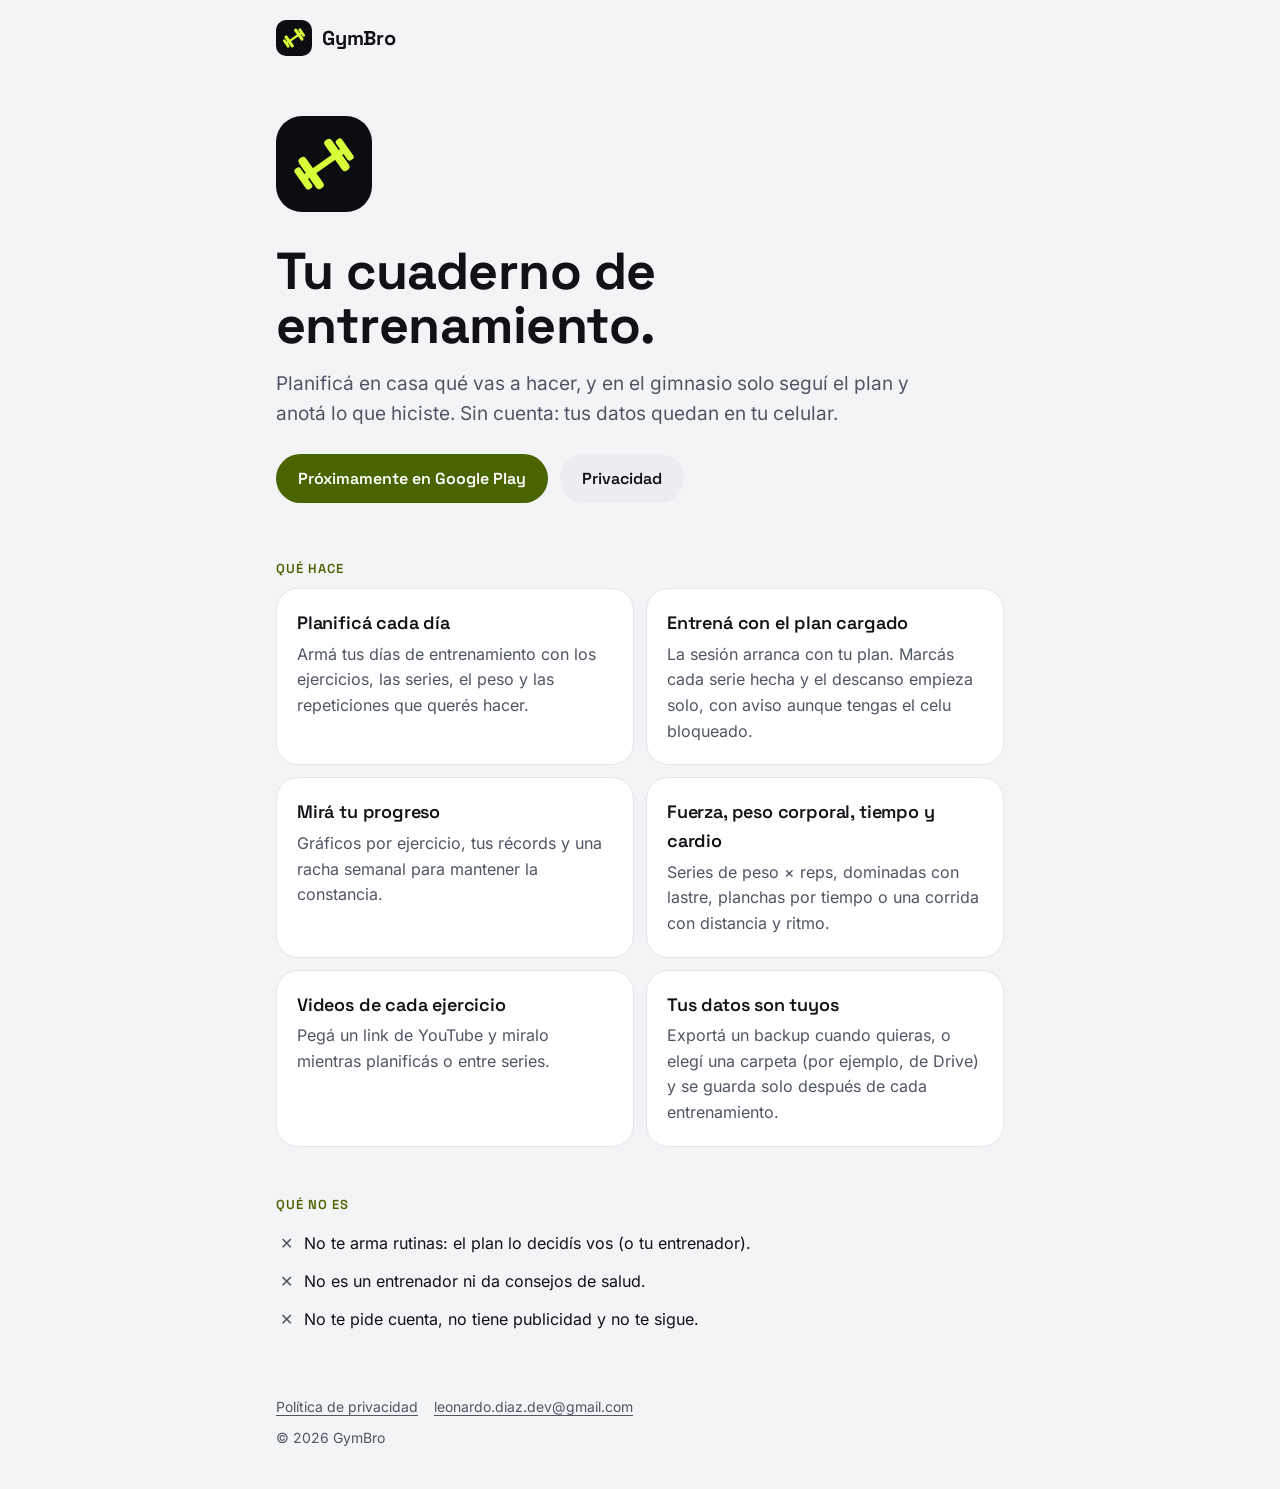
<file: index.html>
<!doctype html>
<html lang="es">
<head>
  <meta charset="utf-8">
  <meta name="viewport" content="width=device-width, initial-scale=1">
  <title>GymBro · Tu cuaderno de entrenamiento</title>
  <meta name="description" content="GymBro es tu cuaderno de entrenamiento: planificá en casa y entrená en el gimnasio. Sin cuenta, tus datos quedan en tu celular.">
  <meta name="theme-color" content="#0C0D10">
  <link rel="icon" href="img/icon.svg" type="image/svg+xml">
  <link rel="icon" href="img/favicon.png" type="image/png">
  <link rel="stylesheet" href="styles.css">
</head>
<body>
<header class="bar">
  <a class="brand" href="./"><img src="img/icon.svg" alt="">GymBro</a>
</header>

<main>
  <section class="hero">
    <img class="logo" src="img/icon.svg" alt="Ícono de GymBro">
    <h1>Tu cuaderno de entrenamiento.</h1>
    <p class="lead">Planificá en casa qué vas a hacer, y en el gimnasio solo seguí el plan y anotá lo que hiciste. Sin cuenta: tus datos quedan en tu celular.</p>
    <div class="actions">
      <span class="pill primary">Próximamente en Google Play</span>
      <a class="pill ghost" href="privacidad.html">Privacidad</a>
    </div>
  </section>

  <p class="eyebrow">QUÉ HACE</p>
  <div class="grid">
    <div class="card">
      <h3>Planificá cada día</h3>
      <p>Armá tus días de entrenamiento con los ejercicios, las series, el peso y las repeticiones que querés hacer.</p>
    </div>
    <div class="card">
      <h3>Entrená con el plan cargado</h3>
      <p>La sesión arranca con tu plan. Marcás cada serie hecha y el descanso empieza solo, con aviso aunque tengas el celu bloqueado.</p>
    </div>
    <div class="card">
      <h3>Mirá tu progreso</h3>
      <p>Gráficos por ejercicio, tus récords y una racha semanal para mantener la constancia.</p>
    </div>
    <div class="card">
      <h3>Fuerza, peso corporal, tiempo y cardio</h3>
      <p>Series de peso × reps, dominadas con lastre, planchas por tiempo o una corrida con distancia y ritmo.</p>
    </div>
    <div class="card">
      <h3>Videos de cada ejercicio</h3>
      <p>Pegá un link de YouTube y miralo mientras planificás o entre series.</p>
    </div>
    <div class="card">
      <h3>Tus datos son tuyos</h3>
      <p>Exportá un backup cuando quieras, o elegí una carpeta (por ejemplo, de Drive) y se guarda solo después de cada entrenamiento.</p>
    </div>
  </div>

  <p class="eyebrow">QUÉ NO ES</p>
  <ul class="not">
    <li>No te arma rutinas: el plan lo decidís vos (o tu entrenador).</li>
    <li>No es un entrenador ni da consejos de salud.</li>
    <li>No te pide cuenta, no tiene publicidad y no te sigue.</li>
  </ul>
</main>

<footer>
  <nav>
    <a href="privacidad.html">Política de privacidad</a>
    <a href="mailto:leonardo.diaz.dev@gmail.com">leonardo.diaz.dev@gmail.com</a>
  </nav>
  <div>© 2026 GymBro</div>
</footer>
</body>
</html>
</file>
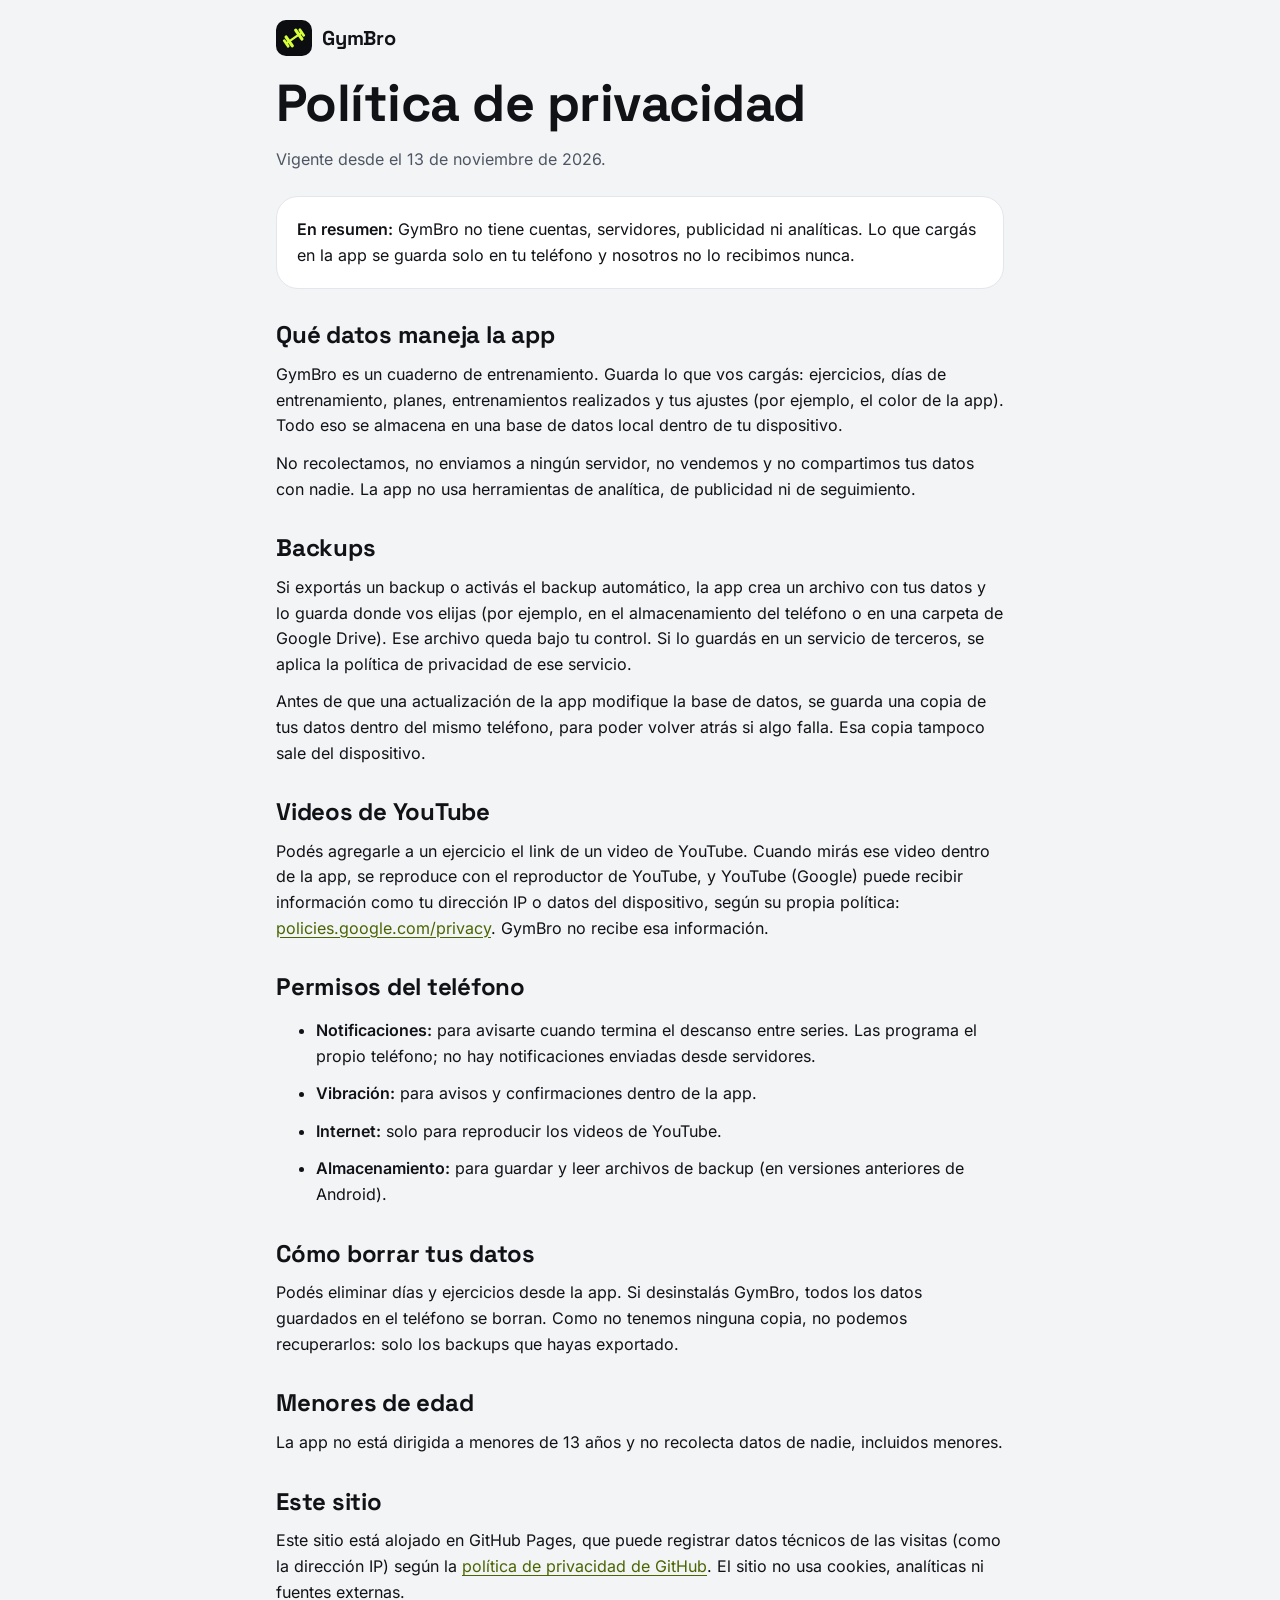
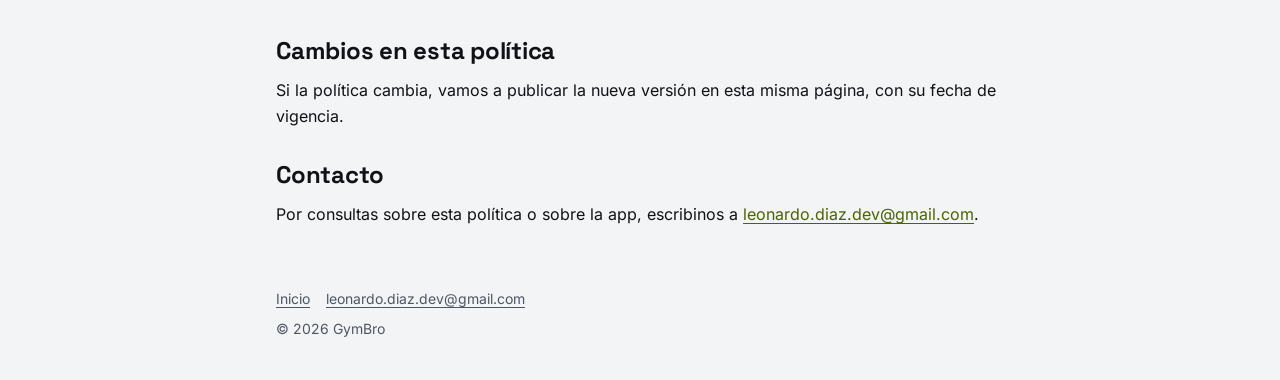
<file: privacidad.html>
<!doctype html>
<html lang="es">
<head>
  <meta charset="utf-8">
  <meta name="viewport" content="width=device-width, initial-scale=1">
  <title>GymBro · Política de privacidad</title>
  <meta name="description" content="Política de privacidad de GymBro: sin cuentas, servidores, publicidad ni analíticas. Tus datos quedan en tu celular.">
  <meta name="theme-color" content="#0C0D10">
  <link rel="icon" href="img/icon.svg" type="image/svg+xml">
  <link rel="icon" href="img/favicon.png" type="image/png">
  <link rel="stylesheet" href="styles.css">
</head>
<body>
<header class="bar">
  <a class="brand" href="./"><img src="img/icon.svg" alt="">GymBro</a>
</header>

<main class="policy">
  <h1>Política de privacidad</h1>
  <p class="muted">Vigente desde el 13 de noviembre de 2026.</p>

  <div class="card">
    <strong>En resumen:</strong> GymBro no tiene cuentas, servidores, publicidad ni analíticas. Lo que cargás en la
    app se guarda solo en tu teléfono y nosotros no lo recibimos nunca.
  </div>

  <h2>Qué datos maneja la app</h2>
  <p>
    GymBro es un cuaderno de entrenamiento. Guarda lo que vos cargás: ejercicios, días de entrenamiento, planes,
    entrenamientos realizados y tus ajustes (por ejemplo, el color de la app). Todo eso se almacena en una base de
    datos local dentro de tu dispositivo.
  </p>
  <p>
    No recolectamos, no enviamos a ningún servidor, no vendemos y no compartimos tus datos con nadie. La app no
    usa herramientas de analítica, de publicidad ni de seguimiento.
  </p>

  <h2>Backups</h2>
  <p>
    Si exportás un backup o activás el backup automático, la app crea un archivo con tus datos y lo guarda donde
    vos elijas (por ejemplo, en el almacenamiento del teléfono o en una carpeta de Google Drive). Ese archivo queda
    bajo tu control. Si lo guardás en un servicio de terceros, se aplica la política de privacidad de ese servicio.
  </p>
  <p>
    Antes de que una actualización de la app modifique la base de datos, se guarda una copia de tus datos dentro
    del mismo teléfono, para poder volver atrás si algo falla. Esa copia tampoco sale del dispositivo.
  </p>

  <h2>Videos de YouTube</h2>
  <p>
    Podés agregarle a un ejercicio el link de un video de YouTube. Cuando mirás ese video dentro de la app, se
    reproduce con el reproductor de YouTube, y YouTube (Google) puede recibir información como tu dirección IP o
    datos del dispositivo, según su propia política:
    <a href="https://policies.google.com/privacy">policies.google.com/privacy</a>. GymBro no recibe esa información.
  </p>

  <h2>Permisos del teléfono</h2>
  <ul>
    <li><strong>Notificaciones:</strong> para avisarte cuando termina el descanso entre series. Las programa el
      propio teléfono; no hay notificaciones enviadas desde servidores.</li>
    <li><strong>Vibración:</strong> para avisos y confirmaciones dentro de la app.</li>
    <li><strong>Internet:</strong> solo para reproducir los videos de YouTube.</li>
    <li><strong>Almacenamiento:</strong> para guardar y leer archivos de backup (en versiones anteriores de Android).</li>
  </ul>

  <h2>Cómo borrar tus datos</h2>
  <p>
    Podés eliminar días y ejercicios desde la app. Si desinstalás GymBro, todos los datos guardados en el teléfono
    se borran. Como no tenemos ninguna copia, no podemos recuperarlos: solo los backups que hayas exportado.
  </p>

  <h2>Menores de edad</h2>
  <p>La app no está dirigida a menores de 13 años y no recolecta datos de nadie, incluidos menores.</p>

  <h2>Este sitio</h2>
  <p>
    Este sitio está alojado en GitHub Pages, que puede registrar datos técnicos de las visitas (como la dirección IP)
    según la <a href="https://docs.github.com/es/site-policy/privacy-policies/github-general-privacy-statement">política de privacidad de GitHub</a>.
    El sitio no usa cookies, analíticas ni fuentes externas.
  </p>

  <h2>Cambios en esta política</h2>
  <p>
    Si la política cambia, vamos a publicar la nueva versión en esta misma página, con su fecha de vigencia.
  </p>

  <h2>Contacto</h2>
  <p>Por consultas sobre esta política o sobre la app, escribinos a
    <a href="mailto:leonardo.diaz.dev@gmail.com">leonardo.diaz.dev@gmail.com</a>.</p>
</main>

<footer>
  <nav>
    <a href="./">Inicio</a>
    <a href="mailto:leonardo.diaz.dev@gmail.com">leonardo.diaz.dev@gmail.com</a>
  </nav>
  <div>© 2026 GymBro</div>
</footer>
</body>
</html>
</file>
<file: styles.css>
/* GymBro web — same "Volt" identity as the app (colors from theme/colors.ts). */

@font-face { font-family: "Space Grotesk"; font-weight: 600; font-display: swap; src: url("fonts/SpaceGrotesk_600SemiBold.ttf") format("truetype"); }
@font-face { font-family: "Space Grotesk"; font-weight: 700; font-display: swap; src: url("fonts/SpaceGrotesk_700Bold.ttf") format("truetype"); }
@font-face { font-family: "Inter"; font-weight: 400; font-display: swap; src: url("fonts/Inter_400Regular.ttf") format("truetype"); }
@font-face { font-family: "Inter"; font-weight: 600; font-display: swap; src: url("fonts/Inter_600SemiBold.ttf") format("truetype"); }

:root {
  color-scheme: dark light;
  --bg: #0C0D10;
  --surface: #16181D;
  --surface-2: #22252D;
  --border: transparent;
  --text: #F2F3F5;
  --muted: #A3A9B6;
  --accent: #D7FF3A;
  --on-accent: #0C0D10;
  --display: "Space Grotesk", system-ui, sans-serif;
  --body: "Inter", system-ui, -apple-system, "Segoe UI", Roboto, sans-serif;
}
@media (prefers-color-scheme: light) {
  :root {
    --bg: #F3F4F6;
    --surface: #FFFFFF;
    --surface-2: #EBEDF1;
    --border: #E3E6EB;
    --text: #101216;
    --muted: #4F5663;
    --accent: #4A6400;
    --on-accent: #FFFFFF;
  }
}

* { box-sizing: border-box; }
html { -webkit-text-size-adjust: 100%; }
body { margin: 0; background: var(--bg); color: var(--text); font: 400 16px/1.6 var(--body); }
main, .bar, footer { max-width: 760px; margin: 0 auto; padding-left: 16px; padding-right: 16px; }
a { color: var(--accent); text-underline-offset: 3px; }
h1, h2, h3, .brand { font-family: var(--display); font-weight: 700; letter-spacing: -0.01em; }
h1 { font-size: clamp(34px, 8vw, 52px); line-height: 1.05; margin: 0 0 16px; }
h2 { font-size: 24px; line-height: 1.2; margin: 48px 0 12px; }
h3 { font-size: 18px; font-weight: 600; margin: 0 0 4px; }
p, li { margin: 0 0 12px; }
.muted { color: var(--muted); }

.bar { display: flex; align-items: center; justify-content: space-between; padding-top: 20px; padding-bottom: 20px; }
.brand { display: flex; align-items: center; gap: 10px; font-size: 20px; color: var(--text); text-decoration: none; }
.brand img { width: 36px; height: 36px; border-radius: 10px; }

.hero { padding: 40px 0 8px; }
.hero .logo { width: 96px; height: 96px; border-radius: 26px; margin-bottom: 24px; }
.lead { font-size: 19px; color: var(--muted); max-width: 34em; }

.pill { display: inline-block; padding: 12px 22px; border-radius: 999px; font-family: var(--display); font-weight: 600; text-decoration: none; }
.pill.primary { background: var(--accent); color: var(--on-accent); }
.pill.ghost { background: var(--surface-2); color: var(--text); }
.actions { display: flex; flex-wrap: wrap; gap: 12px; margin-top: 24px; }

.card { background: var(--surface); border: 1px solid var(--border); border-radius: 22px; padding: 20px; }
.grid { display: grid; gap: 12px; grid-template-columns: 1fr; }
@media (min-width: 600px) { .grid { grid-template-columns: 1fr 1fr; } }
.grid .card p { color: var(--muted); margin: 0; }
.eyebrow { font-family: var(--display); font-weight: 600; font-size: 13px; letter-spacing: 0.08em; color: var(--accent); margin: 48px 0 8px; }

.not { list-style: none; padding: 0; }
.not li { padding-left: 28px; position: relative; }
.not li::before { content: "✕"; position: absolute; left: 4px; color: var(--muted); }

.policy h2 { margin-top: 32px; }
.policy .card { margin: 24px 0; }

footer { padding-top: 48px; padding-bottom: 40px; font-size: 14px; color: var(--muted); }
footer a { color: var(--muted); }
footer nav { display: flex; flex-wrap: wrap; gap: 16px; margin-bottom: 8px; }
</file>
